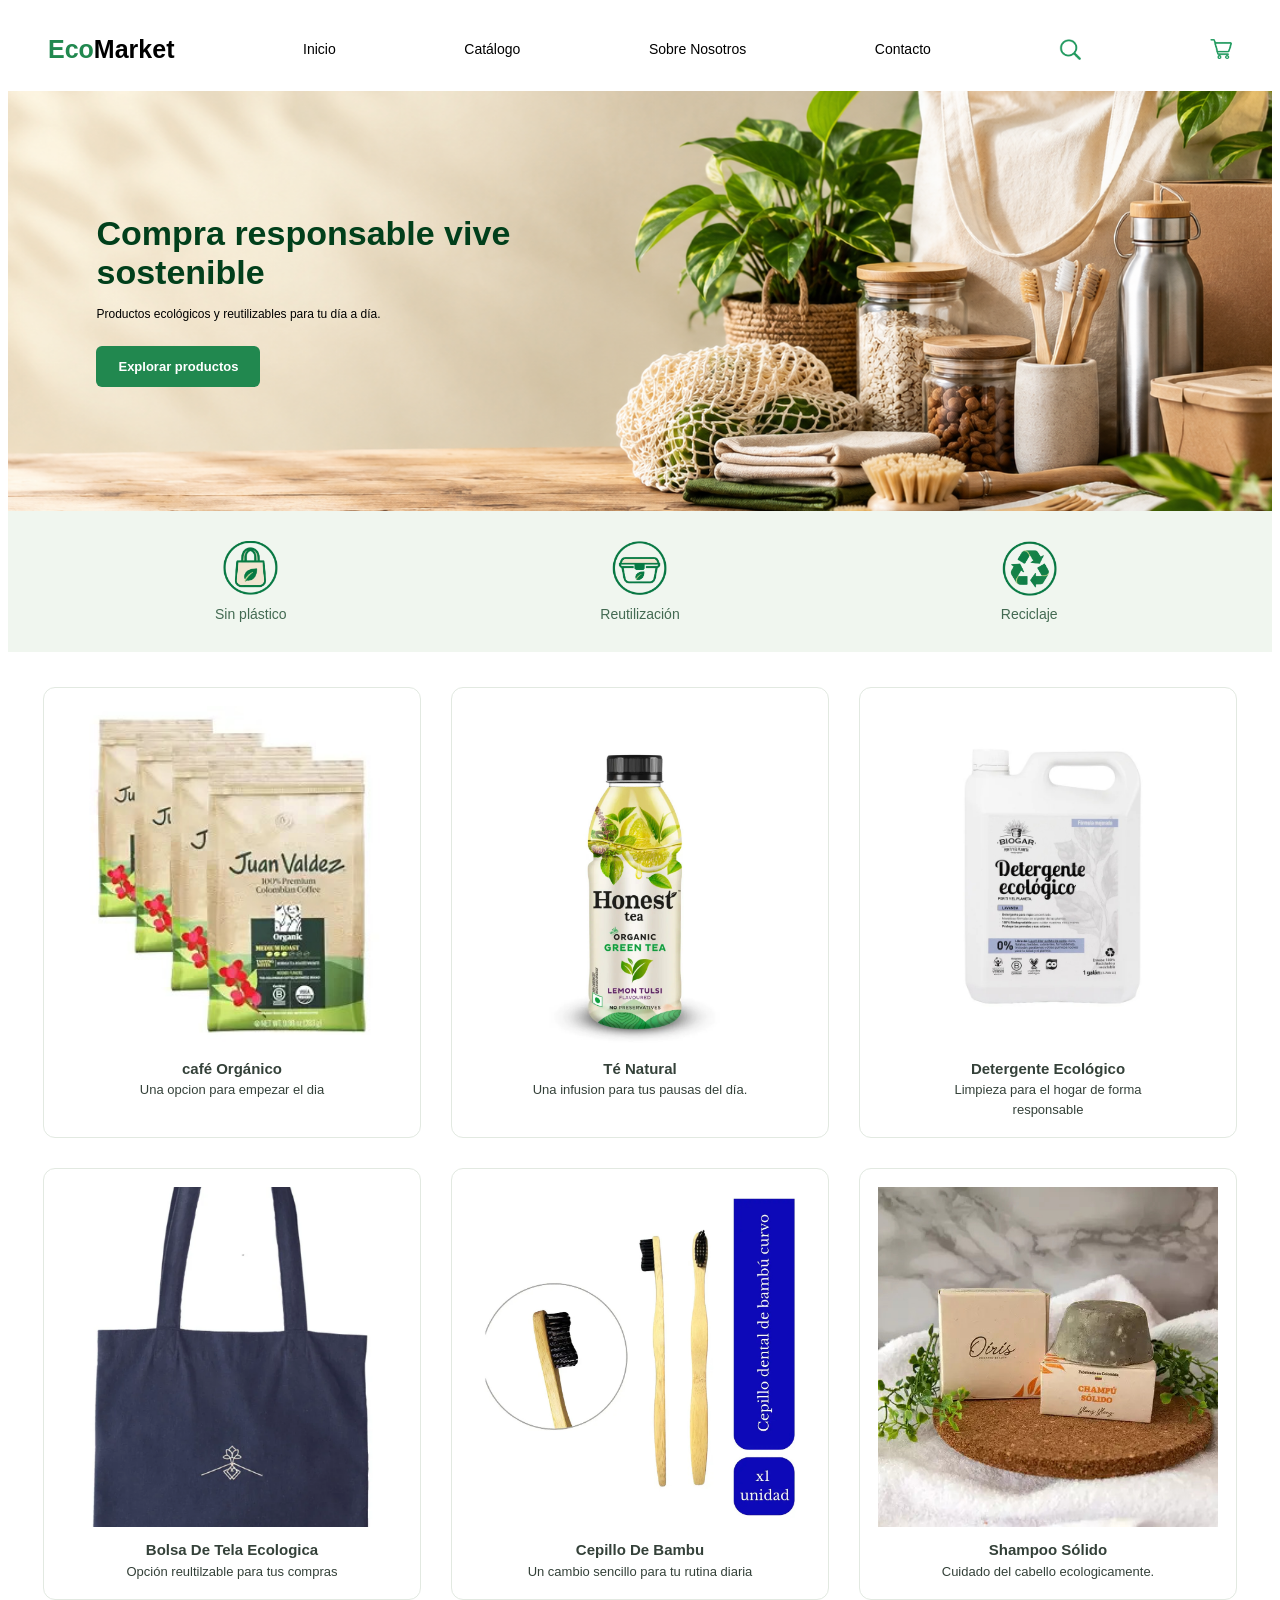
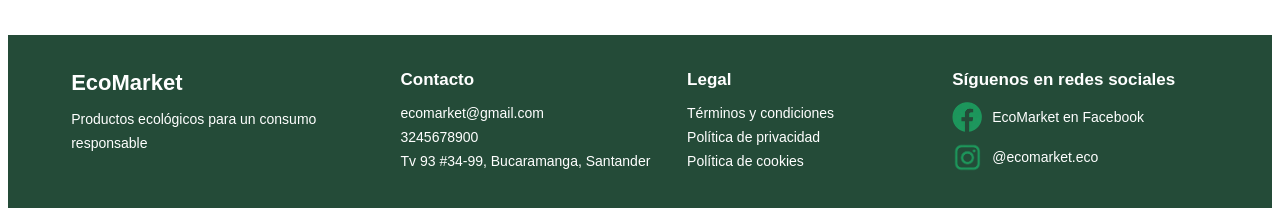
<file: index.html>
<!DOCTYPE html>
<html lang="en">
<head>
    <meta charset="UTF-8">
    <meta name="viewport" content="width=device-width, initial-scale=1.0">
    <link rel="stylesheet" href="css/layout.css">
    <link rel="stylesheet" href="css/main.css">
    <link rel="stylesheet" href="css/animations.css">
    <link rel="stylesheet" href="css/componets.css">
    <title>Inicio</title>
</head>
<body>

    <!--barra de encabezado-->
<header>
 <li class="barra_encabezado"> 
    <h1 class="titulo"><span>Eco</span>Market</h1>

    <a href="index.html" class="e_inicio">
        Inicio
    </a>
    
    <a href="view/productos.html" class="e_catalogo">
        Catálogo
    </a>

    <a href="view/sobre-nosotros.html" class="e_nosotros">
        Sobre Nosotros
    </a>

    <a href="view/contacto.html" class="e_contacto">
        Contacto
    </a>

    <img src="img/icons/lupa.png" class="barra_lupa">
    <img src="img/icons/carrito.png" class="barra_carro"> 
 </li>
</header>


    <!--banner principal-->
 <li class="banner_principal">
    <img src="img/hero/banner principal.png" class="banner_principal">
    <h3 class="titulo_banner">Compra responsable vive sostenible</h3>
    <p class="texto_banner">Productos ecológicos y reutilizables para tu día a día.</p>
    <a href="/view/productos.html" target="_blank" class="boton_productos">
        Explorar productos
    </a>
</li> 


    <!--banner secundario-->
<li class="banner_secundario">

    <div class="item_banner">
        <img src="img/icons/Sin-plástico.png" class="secundario_1" alt="Sin plástico">
        <h3 class="1_banner">Sin plástico</h3>
    </div>

    <div class="item_banner">
        <img src="img/icons/Reutilización.png" class="secundario_2" alt="Reutilización">
        <h3 class="2_banner">Reutilización</h3>
    </div>

    <div class="item_banner">
        <img src="img/icons/Reciclaje.png" class="secundario_3" alt="Reciclaje">
        <h3 class="3_banner">Reciclaje</h3>
    </div>

</li>


    <!--productos destacados-->
<li class="productos_destacados">

    <div class="destacados_objetos">
        <img src="img/products/alimentos-cafe.jpg">
        <p><span>café Orgánico</span><br>Una opcion para empezar el dia</p>
    </div>

    <div class="destacados_objetos">
        <img src="img/products/alimentos-tea.jpg">
        <p><span>Té Natural</span><br>Una infusion para tus pausas del día.</p>
    </div>

    <div class="destacados_objetos">
        <img src="img/products/hogar-detergente.jpg">
        <p><span>Detergente Ecológico</span><br>Limpieza para el hogar de forma responsable</p>
    </div>
    
    <div class="destacados_objetos">
        <img src="img/products/moda-bolsa.png">
        <p><span>Bolsa De Tela Ecologica</span><br>Opción reultilzable para tus compras</p>
    </div>

    <div class="destacados_objetos">
        <img src="img/products/personal-cepillo.jpg">
        <p><span>Cepillo De Bambu</span><br>Un cambio sencillo para tu rutina diaria</p>
    </div>

    <div class="destacados_objetos">
        <img src="img/products/personal-shampoo.jpg">
        <p><span>Shampoo Sólido</span><br>Cuidado del cabello ecologicamente.</p>
    </div>
</li>


    <!--pie de pagina-->
    <li class="pie_de_pagina">
    <footer>

        <!-- Columna 1: Marca -->
        <div class="columna_pie">
            <h3 class="titulo_pie">EcoMarket</h3>
            <p>Productos ecológicos para un consumo responsable</p>
        </div>

        <!-- Columna 2: Contacto -->
        <div class="columna_pie">
            <h4>Contacto</h4>
            <ol>
                <li>ecomarket@gmail.com</li>
                <li>3245678900</li>
                <li>Tv 93 #34-99, Bucaramanga, Santander</li>
            </ol>
        </div>

        <!-- Columna 3: Legal -->
        <div class="columna_pie">
            <h4>Legal</h4>
            <ol>
                <li><a href="sobre-nosotros.html">Términos y condiciones</a></li>
                <li><a href="sobre-nosotros.html">Política de privacidad</a></li>
                <li><a href="sobre-nosotros.html">Política de cookies</a></li>
            </ol>
        </div>

        <!-- Columna 4: Redes sociales -->
        <div class="columna_pie">
            <h4>Síguenos en redes sociales</h4>

            <div class="logos_redes">
                <div>
                    <img src="img/icons/fb.png" alt="Facebook">
                    <span>EcoMarket en Facebook</span>
                </div>

                <div>
                    <img src="img/icons/ig.png" alt="Instagram">
                    <span>@ecomarket.eco</span>
                </div>
            </div>
        </div>

    </footer>
</li>
    </footer>
</li>
</body>
</html>
</file>
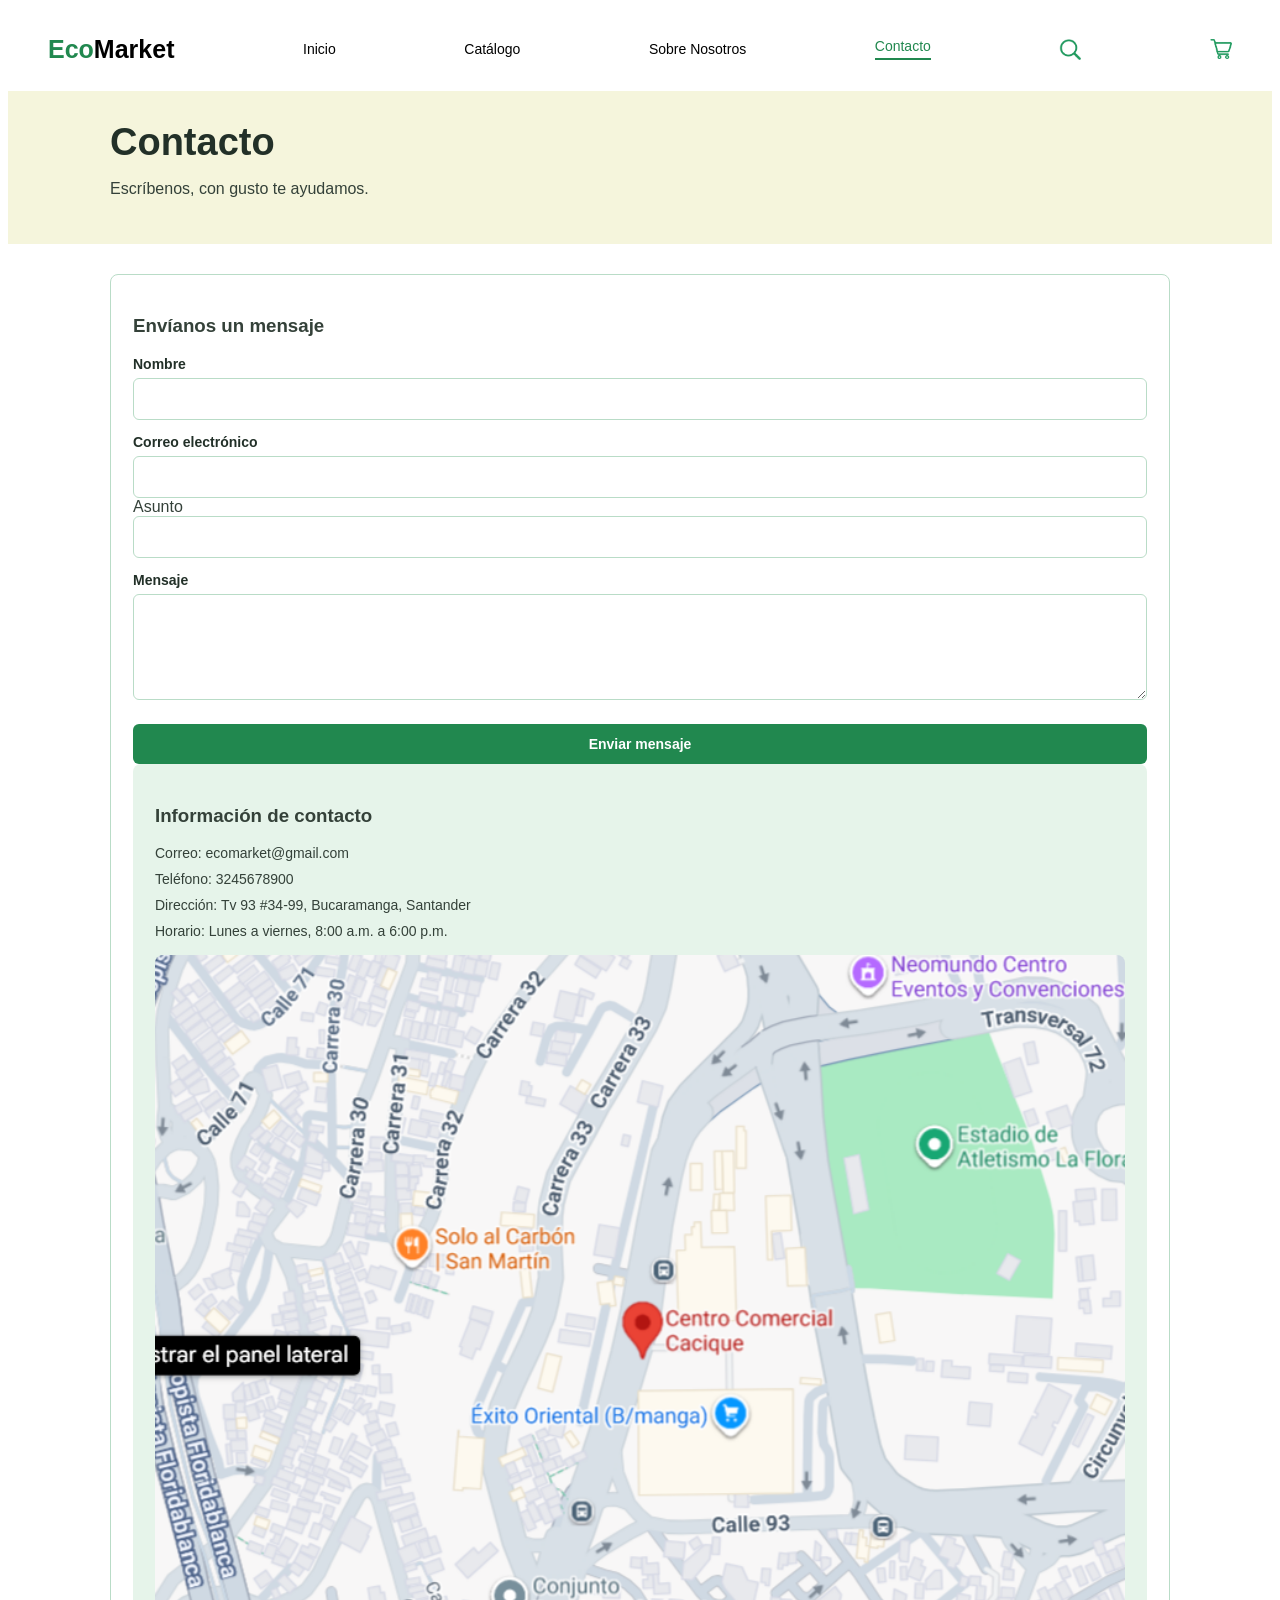
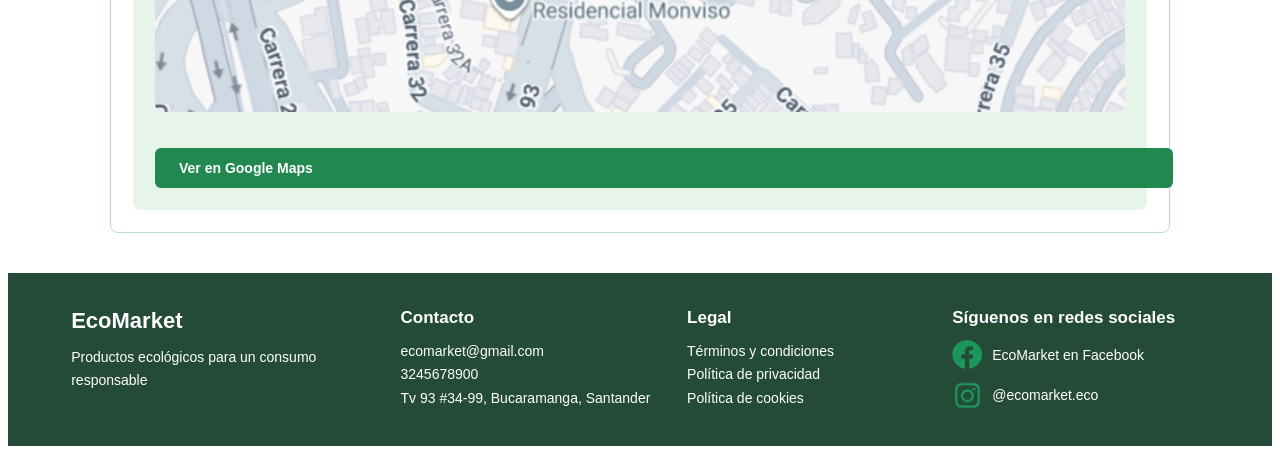
<file: view/contacto.html>
<!DOCTYPE html>
<html lang="es">
<head>
    <meta charset="UTF-8">
    <meta name="viewport" content="width=device-width, initial-scale=1.0">
    <link rel="stylesheet" href="../css/layout.css">
    <link rel="stylesheet" href="../css/main.css">
    <link rel="stylesheet" href="../css/animations.css">
    <link rel="stylesheet" href="../css/componets.css">
    <title>Contacto</title>
</head>
<body>

    <!--barra de encabezado-->
<header>
 <li class="barra_encabezado"> 
    <h1 class="titulo"><span>Eco</span>Market</h1>

    <a href="../index.html" class="e_inicio">
        Inicio
    </a>
    
    <a href="productos.html" class="e_catalogo">
        Catálogo
    </a>

    <a href="sobre-nosotros.html" class="e_nosotros">
        Sobre Nosotros
    </a>

    <a href="contacto.html" class="e_contacto activo">
        Contacto
    </a>

    <img src="../img/icons/lupa.png" class="barra_lupa" alt="Buscar">
    <img src="../img/icons/carrito.png" class="barra_carro" alt="Carrito"> 
 </li>
</header>

<main>

    <!--titulo de la pagina-->
    <section class="franja_titulo">
        <div class="contenedor_pagina">
            <h2 class="titulo_pagina">Contacto</h2>
            <p>Escríbenos, con gusto te ayudamos.</p>
        </div>
    </section>

    <section class="contacto_contenido contenedor_pagina">

        <!--formulario-->
        <form class="formulario_contacto">
            <h3>Envíanos un mensaje</h3>

            <label for="nombre">Nombre</label>
            <input type="text" id="nombre" name="nombre" required>

            <label for="correo">Correo electrónico</label>
            <input type="email" id="correo" name="correo" required>

            <l  abel for="asunto">Asunto</label>
            <input type="text" id="asunto" name="asunto" required>

            <label for="mensaje">Mensaje</label>
            <textarea id="mensaje" name="mensaje" rows="5" required></textarea>

            <button type="submit" class="boton_verde">Enviar mensaje</button>
        </form>

        <!--informacion y ubicacion-->
        <aside class="tarjeta_info">
            <h3>Información de contacto</h3>
            <ul>
                <li>Correo: ecomarket@gmail.com</li>
                <li>Teléfono: 3245678900</li>
                <li>Dirección: Tv 93 #34-99, Bucaramanga, Santander</li>
                <li>Horario: Lunes a viernes, 8:00 a.m. a 6:00 p.m.</li>
            </ul>

            <img src="../img/hero/mapa.png" class="imagen_ubicacion" alt="Mapa de ubicación de EcoMarket">

            <a href="https://www.google.com/maps/search/?api=1&query=Tv+93+%2334-99+Bucaramanga+Santander" target="_blank" rel="noopener" class="boton_verde">
                Ver en Google Maps
            </a>
        </aside>

    </section>

</main>

    <!--pie de pagina-->
    <li class="pie_de_pagina">
    <footer>

        <!-- Columna 1: Marca -->
        <div class="columna_pie">
            <h3 class="titulo_pie">EcoMarket</h3>
            <p>Productos ecológicos para un consumo responsable</p>
        </div>

        <!-- Columna 2: Contacto -->
        <div class="columna_pie">
            <h4>Contacto</h4>
            <ol>
                <li>ecomarket@gmail.com</li>
                <li>3245678900</li>
                <li>Tv 93 #34-99, Bucaramanga, Santander</li>
            </ol>
        </div>

        <!-- Columna 3: Legal -->
        <div class="columna_pie">
            <h4>Legal</h4>
            <ol>
                <li><a href="sobre-nosotros.html">Términos y condiciones</a></li>
                <li><a href="sobre-nosotros.html">Política de privacidad</a></li>
                <li><a href="sobre-nosotros.html">Política de cookies</a></li>
            </ol>
        </div>

        <!-- Columna 4: Redes sociales -->
        <div class="columna_pie">
            <h4>Síguenos en redes sociales</h4>

            <div class="logos_redes">
                <div>
                    <img src="../img/icons/fb.png" alt="Facebook">
                    <span>EcoMarket en Facebook</span>
                </div>

                <div>
                    <img src="../img/icons/ig.png" alt="Instagram">
                    <span>@ecomarket.eco</span>
                </div>
            </div>
        </div>

    </footer>
</li>

</body>
</html>
</file>
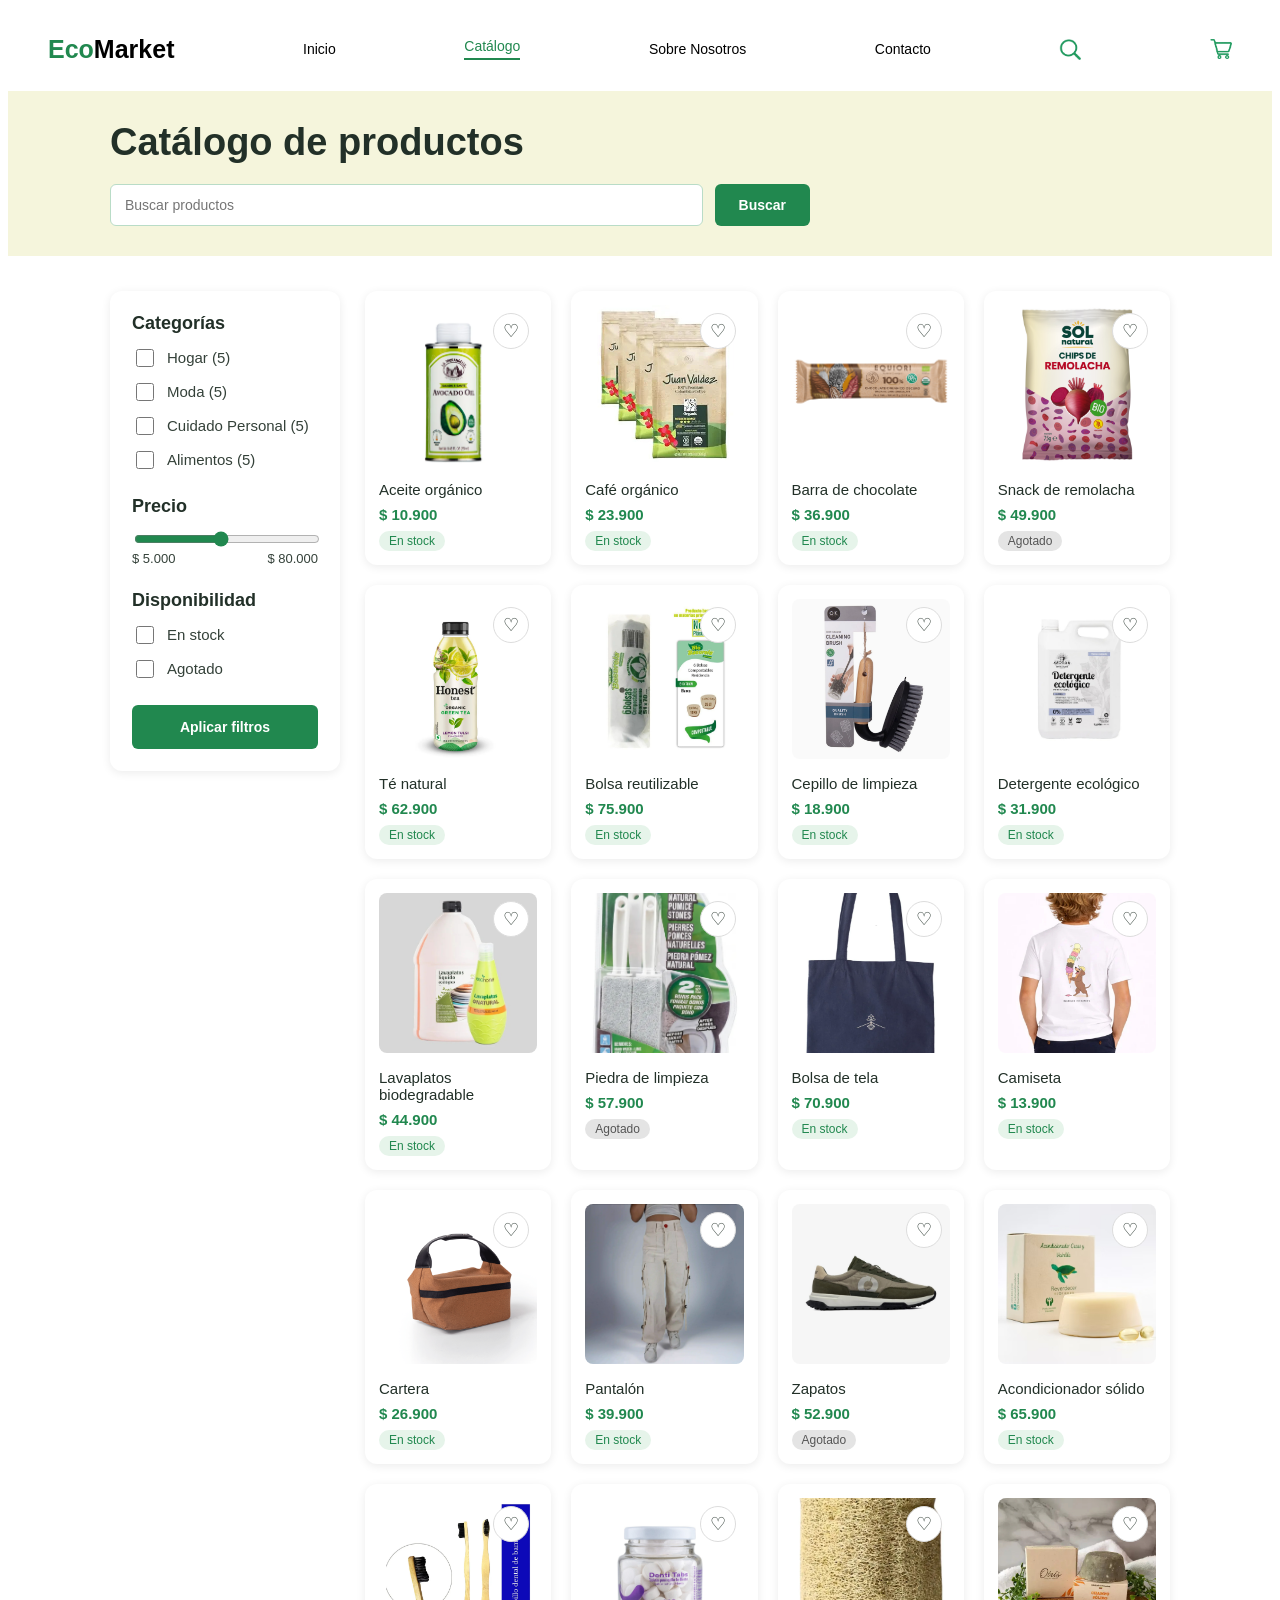
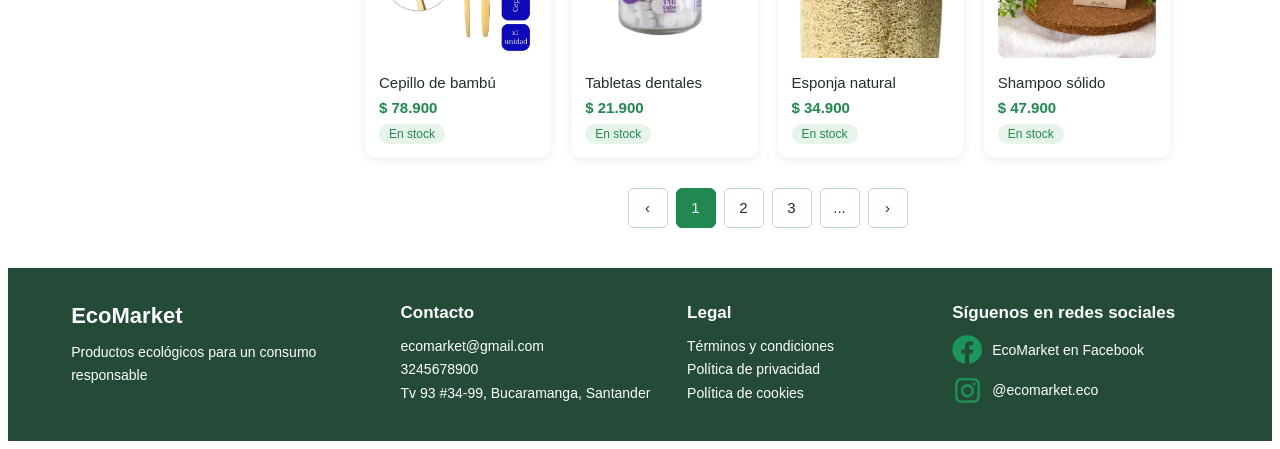
<file: view/productos.html>
<!DOCTYPE html>
<html lang="es">
<head>
    <meta charset="UTF-8">
    <meta name="viewport" content="width=device-width, initial-scale=1.0">
    <link rel="stylesheet" href="../css/layout.css">
    <link rel="stylesheet" href="../css/main.css">
    <link rel="stylesheet" href="../css/animations.css">
    <link rel="stylesheet" href="../css/componets.css">
    <title>Catálogo</title>
</head>
<body>

    <!--barra de encabezado-->
<header>
 <li class="barra_encabezado"> 
    <h1 class="titulo"><span>Eco</span>Market</h1>

    <a href="../index.html" class="e_inicio">
        Inicio
    </a>
    
    <a href="productos.html" class="e_catalogo activo">
        Catálogo
    </a>

    <a href="sobre-nosotros.html" class="e_nosotros">
        Sobre Nosotros
    </a>

    <a href="contacto.html" class="e_contacto">
        Contacto
    </a>

    <img src="../img/icons/lupa.png" class="barra_lupa" alt="Buscar">
    <img src="../img/icons/carrito.png" class="barra_carro" alt="Carrito"> 
 </li>
</header>

<main>

    <!--titulo y buscador-->
    <section class="franja_titulo">
        <div class="contenedor_pagina">
            <h2 class="titulo_pagina">Catálogo de productos</h2>

            <div class="buscador" role="search">
                <label for="buscar_producto" class="texto_oculto">Buscar productos</label>
                <input type="search" id="buscar_producto" placeholder="Buscar productos">
                <button type="button" class="boton_verde">Buscar</button>
            </div>
        </div>
    </section>

    <section class="catalogo_contenido contenedor_pagina">

        <!--filtros-->
        <aside class="filtros">

            <div class="grupo_filtro">
                <h3>Categorías</h3>
                <label><input type="checkbox"> Hogar (5)</label>
                <label><input type="checkbox"> Moda (5)</label>
                <label><input type="checkbox"> Cuidado Personal (5)</label>
                <label><input type="checkbox"> Alimentos (5)</label>
            </div>

            <div class="grupo_filtro">
                <h3>Precio</h3>
                <input type="range" min="5000" max="80000" value="40000" aria-label="Precio máximo">
                <div class="rango_precios">
                    <span>$ 5.000</span>
                    <span>$ 80.000</span>
                </div>
            </div>

            <div class="grupo_filtro">
                <h3>Disponibilidad</h3>
                <label><input type="checkbox"> En stock</label>
                <label><input type="checkbox"> Agotado</label>
            </div>

            <button type="button" class="boton_verde">Aplicar filtros</button>
        </aside>

        <div class="catalogo_derecha">

            <!--productos-->
            <div class="catalogo_grid">

                <article class="tarjeta_producto">
                    <button type="button" class="boton_favorito" aria-label="Agregar Aceite orgánico a favoritos">♡</button>
                    <img src="../img/products/alimentos-aceite.png" alt="Aceite orgánico">
                    <h3 class="producto_nombre">Aceite orgánico</h3>
                    <p class="producto_precio">$ 10.900</p>
                    <span class="estado en_stock">En stock</span>
                </article>

                <article class="tarjeta_producto">
                    <button type="button" class="boton_favorito" aria-label="Agregar Café orgánico a favoritos">♡</button>
                    <img src="../img/products/alimentos-cafe.jpg" alt="Café orgánico">
                    <h3 class="producto_nombre">Café orgánico</h3>
                    <p class="producto_precio">$ 23.900</p>
                    <span class="estado en_stock">En stock</span>
                </article>

                <article class="tarjeta_producto">
                    <button type="button" class="boton_favorito" aria-label="Agregar Barra de chocolate a favoritos">♡</button>
                    <img src="../img/products/alimentos-chocolate.png" alt="Barra de chocolate">
                    <h3 class="producto_nombre">Barra de chocolate</h3>
                    <p class="producto_precio">$ 36.900</p>
                    <span class="estado en_stock">En stock</span>
                </article>

                <article class="tarjeta_producto">
                    <button type="button" class="boton_favorito" aria-label="Agregar Snack de remolacha a favoritos">♡</button>
                    <img src="../img/products/alimentos-remolacha.png" alt="Snack de remolacha">
                    <h3 class="producto_nombre">Snack de remolacha</h3>
                    <p class="producto_precio">$ 49.900</p>
                    <span class="estado agotado">Agotado</span>
                </article>

                <article class="tarjeta_producto">
                    <button type="button" class="boton_favorito" aria-label="Agregar Té natural a favoritos">♡</button>
                    <img src="../img/products/alimentos-tea.jpg" alt="Té natural">
                    <h3 class="producto_nombre">Té natural</h3>
                    <p class="producto_precio">$ 62.900</p>
                    <span class="estado en_stock">En stock</span>
                </article>

                <article class="tarjeta_producto">
                    <button type="button" class="boton_favorito" aria-label="Agregar Bolsa reutilizable a favoritos">♡</button>
                    <img src="../img/products/hogar-bolsa.jpg" alt="Bolsa reutilizable">
                    <h3 class="producto_nombre">Bolsa reutilizable</h3>
                    <p class="producto_precio">$ 75.900</p>
                    <span class="estado en_stock">En stock</span>
                </article>

                <article class="tarjeta_producto">
                    <button type="button" class="boton_favorito" aria-label="Agregar Cepillo de limpieza a favoritos">♡</button>
                    <img src="../img/products/hogar-cepillo.png" alt="Cepillo de limpieza">
                    <h3 class="producto_nombre">Cepillo de limpieza</h3>
                    <p class="producto_precio">$ 18.900</p>
                    <span class="estado en_stock">En stock</span>
                </article>

                <article class="tarjeta_producto">
                    <button type="button" class="boton_favorito" aria-label="Agregar Detergente ecológico a favoritos">♡</button>
                    <img src="../img/products/hogar-detergente.jpg" alt="Detergente ecológico">
                    <h3 class="producto_nombre">Detergente ecológico</h3>
                    <p class="producto_precio">$ 31.900</p>
                    <span class="estado en_stock">En stock</span>
                </article>

                <article class="tarjeta_producto">
                    <button type="button" class="boton_favorito" aria-label="Agregar Lavaplatos biodegradable a favoritos">♡</button>
                    <img src="../img/products/hogar-lavaplatos.jpg" alt="Lavaplatos biodegradable">
                    <h3 class="producto_nombre">Lavaplatos biodegradable</h3>
                    <p class="producto_precio">$ 44.900</p>
                    <span class="estado en_stock">En stock</span>
                </article>

                <article class="tarjeta_producto">
                    <button type="button" class="boton_favorito" aria-label="Agregar Piedra de limpieza a favoritos">♡</button>
                    <img src="../img/products/hogar-piedra.jpg" alt="Piedra de limpieza">
                    <h3 class="producto_nombre">Piedra de limpieza</h3>
                    <p class="producto_precio">$ 57.900</p>
                    <span class="estado agotado">Agotado</span>
                </article>

                <article class="tarjeta_producto">
                    <button type="button" class="boton_favorito" aria-label="Agregar Bolsa de tela a favoritos">♡</button>
                    <img src="../img/products/moda-bolsa.png" alt="Bolsa de tela">
                    <h3 class="producto_nombre">Bolsa de tela</h3>
                    <p class="producto_precio">$ 70.900</p>
                    <span class="estado en_stock">En stock</span>
                </article>

                <article class="tarjeta_producto">
                    <button type="button" class="boton_favorito" aria-label="Agregar Camiseta a favoritos">♡</button>
                    <img src="../img/products/moda-camiseta.jpg" alt="Camiseta">
                    <h3 class="producto_nombre">Camiseta</h3>
                    <p class="producto_precio">$ 13.900</p>
                    <span class="estado en_stock">En stock</span>
                </article>

                <article class="tarjeta_producto">
                    <button type="button" class="boton_favorito" aria-label="Agregar Cartera a favoritos">♡</button>
                    <img src="../img/products/moda-cartera.png" alt="Cartera">
                    <h3 class="producto_nombre">Cartera</h3>
                    <p class="producto_precio">$ 26.900</p>
                    <span class="estado en_stock">En stock</span>
                </article>

                <article class="tarjeta_producto">
                    <button type="button" class="boton_favorito" aria-label="Agregar Pantalón a favoritos">♡</button>
                    <img src="../img/products/moda-pantalon.png" alt="Pantalón">
                    <h3 class="producto_nombre">Pantalón</h3>
                    <p class="producto_precio">$ 39.900</p>
                    <span class="estado en_stock">En stock</span>
                </article>

                <article class="tarjeta_producto">
                    <button type="button" class="boton_favorito" aria-label="Agregar Zapatos a favoritos">♡</button>
                    <img src="../img/products/moda-zapato.jpg" alt="Zapatos">
                    <h3 class="producto_nombre">Zapatos</h3>
                    <p class="producto_precio">$ 52.900</p>
                    <span class="estado agotado">Agotado</span>
                </article>

                <article class="tarjeta_producto">
                    <button type="button" class="boton_favorito" aria-label="Agregar Acondicionador sólido a favoritos">♡</button>
                    <img src="../img/products/personal-acondicionador.jpg" alt="Acondicionador sólido">
                    <h3 class="producto_nombre">Acondicionador sólido</h3>
                    <p class="producto_precio">$ 65.900</p>
                    <span class="estado en_stock">En stock</span>
                </article>

                <article class="tarjeta_producto">
                    <button type="button" class="boton_favorito" aria-label="Agregar Cepillo de bambú a favoritos">♡</button>
                    <img src="../img/products/personal-cepillo.jpg" alt="Cepillo de bambú">
                    <h3 class="producto_nombre">Cepillo de bambú</h3>
                    <p class="producto_precio">$ 78.900</p>
                    <span class="estado en_stock">En stock</span>
                </article>

                <article class="tarjeta_producto">
                    <button type="button" class="boton_favorito" aria-label="Agregar Tabletas dentales a favoritos">♡</button>
                    <img src="../img/products/personal-dentales.jpg" alt="Tabletas dentales">
                    <h3 class="producto_nombre">Tabletas dentales</h3>
                    <p class="producto_precio">$ 21.900</p>
                    <span class="estado en_stock">En stock</span>
                </article>

                <article class="tarjeta_producto">
                    <button type="button" class="boton_favorito" aria-label="Agregar Esponja natural a favoritos">♡</button>
                    <img src="../img/products/personal-esponja.jpg" alt="Esponja natural">
                    <h3 class="producto_nombre">Esponja natural</h3>
                    <p class="producto_precio">$ 34.900</p>
                    <span class="estado en_stock">En stock</span>
                </article>

                <article class="tarjeta_producto">
                    <button type="button" class="boton_favorito" aria-label="Agregar Shampoo sólido a favoritos">♡</button>
                    <img src="../img/products/personal-shampoo.jpg" alt="Shampoo sólido">
                    <h3 class="producto_nombre">Shampoo sólido</h3>
                    <p class="producto_precio">$ 47.900</p>
                    <span class="estado en_stock">En stock</span>
                </article>

            </div>

            <!--paginacion-->
            <nav class="paginacion" aria-label="Paginación del catálogo">
                <button type="button" aria-label="Página anterior">‹</button>
                <button type="button" class="pagina_actual" aria-current="page">1</button>
                <button type="button">2</button>
                <button type="button">3</button>
                <button type="button">...</button>
                <button type="button" aria-label="Página siguiente">›</button>
            </nav>

        </div>
    </section>

</main>

    <!--pie de pagina-->
<li class="pie_de_pagina">
    <footer>

        <!-- Columna 1: Marca -->
        <div class="columna_pie">
            <h3 class="titulo_pie">EcoMarket</h3>
            <p>Productos ecológicos para un consumo responsable</p>
        </div>

        <!-- Columna 2: Contacto -->
        <div class="columna_pie">
            <h4>Contacto</h4>
            <ol>
                <li>ecomarket@gmail.com</li>
                <li>3245678900</li>
                <li>Tv 93 #34-99, Bucaramanga, Santander</li>
            </ol>
        </div>

        <!-- Columna 3: Legal -->
        <div class="columna_pie">
            <h4>Legal</h4>
            <ol>
                <li><a href="sobre-nosotros.html">Términos y condiciones</a></li>
                <li><a href="sobre-nosotros.html">Política de privacidad</a></li>
                <li><a href="sobre-nosotros.html">Política de cookies</a></li>
            </ol>
        </div>

        <!-- Columna 4: Redes sociales -->
        <div class="columna_pie">
            <h4>Síguenos en redes sociales</h4>

            <div class="logos_redes">
                <div>
                    <img src="../img/icons/fb.png" alt="Facebook">
                    <span>EcoMarket en Facebook</span>
                </div>

                <div>
                    <img src="../img/icons/ig.png" alt="Instagram">
                    <span>@ecomarket.eco</span>
                </div>
            </div>
        </div>

    </footer>
</li>

</body>
</html>
</file>
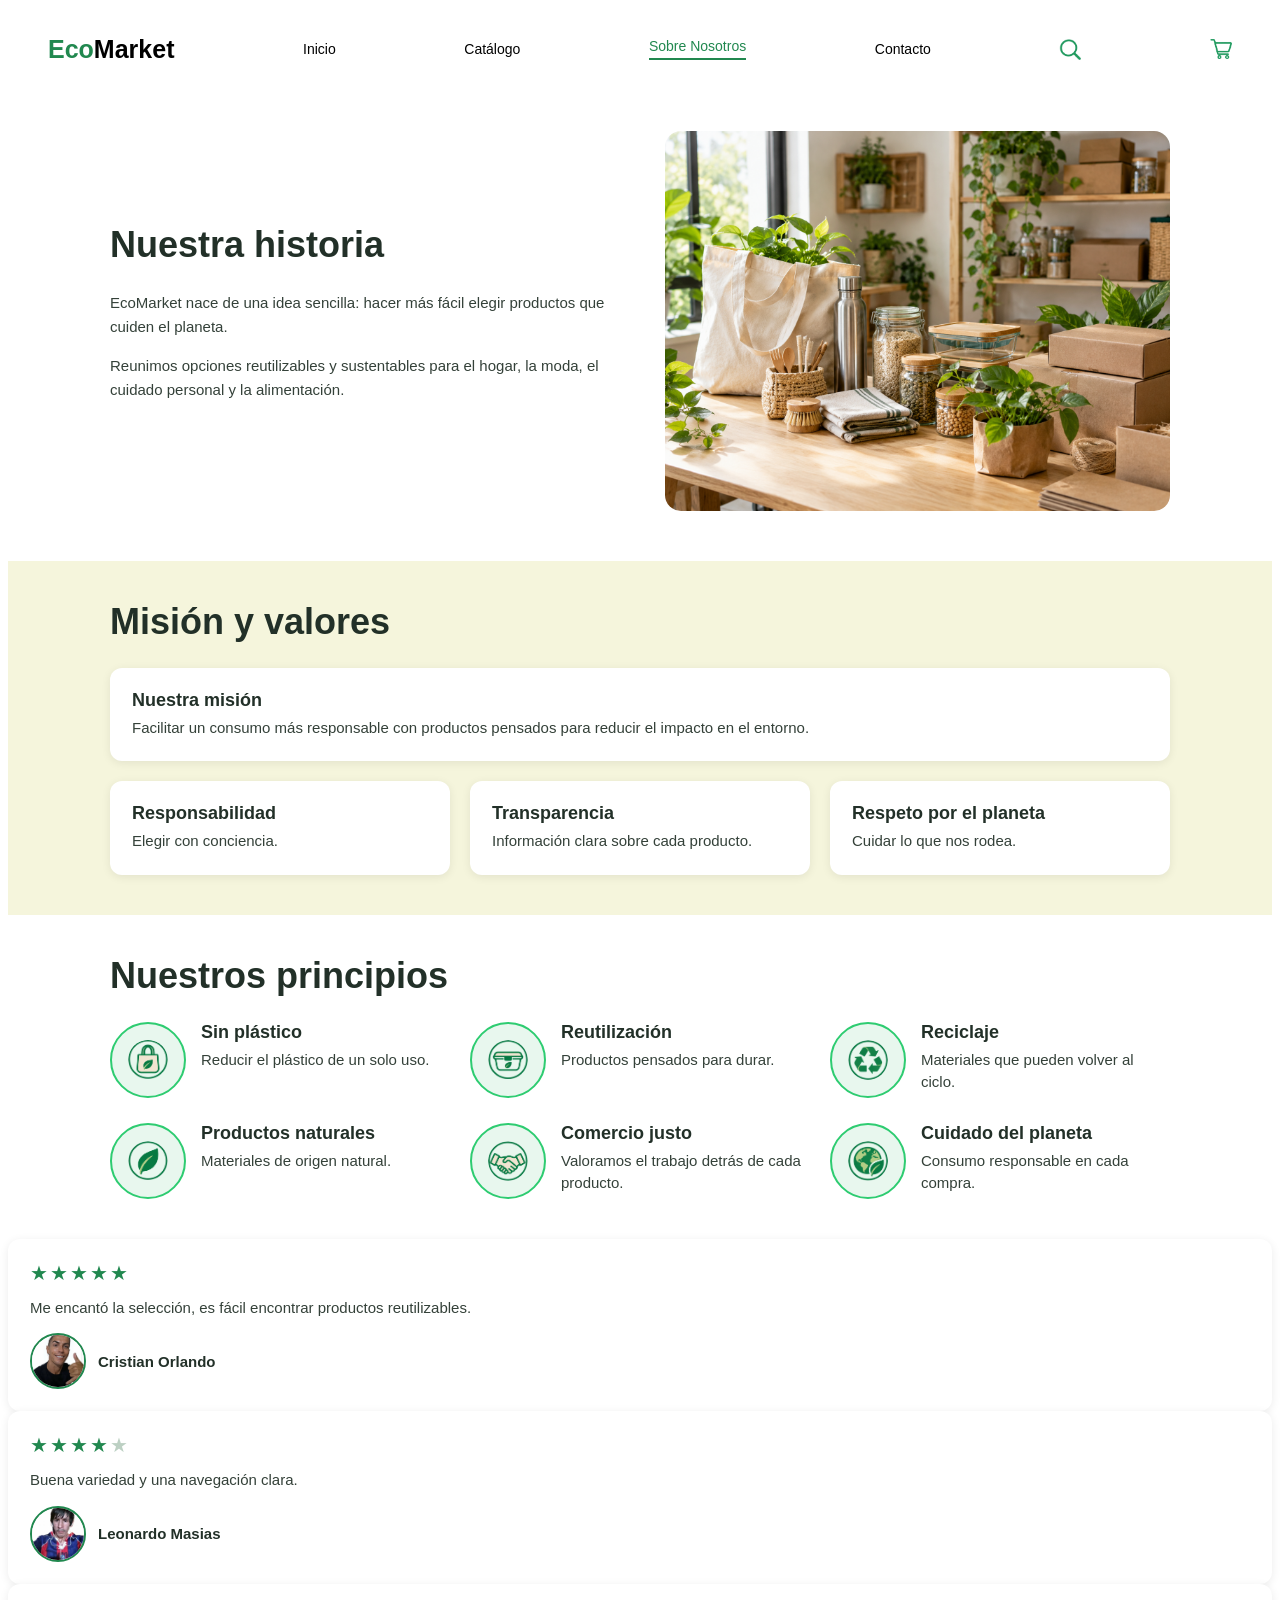
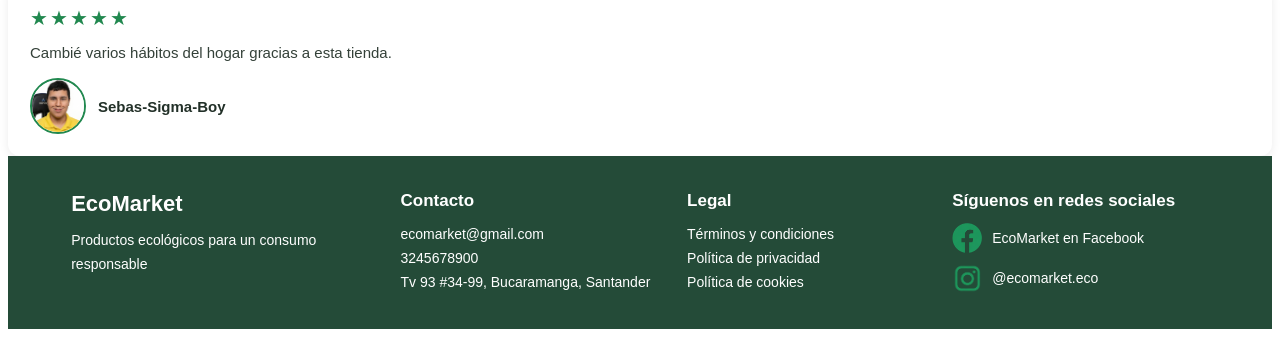
<file: view/sobre-nosotros.html>
<!DOCTYPE html>
<html lang="es">
<head>
    <meta charset="UTF-8">
    <meta name="viewport" content="width=device-width, initial-scale=1.0">
    <link rel="stylesheet" href="../css/layout.css">
    <link rel="stylesheet" href="../css/main.css">
    <link rel="stylesheet" href="../css/animations.css">
    <link rel="stylesheet" href="../css/componets.css">
    <title>Sobre nosotros</title>
</head>
<body>

    <!--barra de encabezado-->
<header>
 <li class="barra_encabezado"> 
    <h1 class="titulo"><span>Eco</span>Market</h1>

    <a href="../index.html" class="e_inicio">
        Inicio
    </a>
    
    <a href="productos.html" class="e_catalogo">
        Catálogo
    </a>

    <a href="sobre-nosotros.html" class="e_nosotros activo">
        Sobre Nosotros
    </a>

    <a href="contacto.html" class="e_contacto">
        Contacto
    </a>

    <img src="../img/icons/lupa.png" class="barra_lupa" alt="Buscar">
    <img src="../img/icons/carrito.png" class="barra_carro" alt="Carrito"> 
 </li>
</header>

<main>

    <!--nuestra historia-->
    <section class="historia contenedor_pagina">
        <div class="historia_texto">
            <h2 class="titulo_seccion">Nuestra historia</h2>
            <p>EcoMarket nace de una idea sencilla: hacer más fácil elegir productos que cuiden el planeta.</p>
            <p>Reunimos opciones reutilizables y sustentables para el hogar, la moda, el cuidado personal y la alimentación.</p>
        </div>
        <img src="../img/hero/nosotros.png" class="historia_imagen" alt="Equipo y productos de EcoMarket">
    </section>

    <!--mision y valores-->
    <section class="seccion_beige">
        <div class="contenedor_pagina">
            <h2 class="titulo_seccion">Misión y valores</h2>

            <div class="tarjeta_mision">
                <h3>Nuestra misión</h3>
                <p>Facilitar un consumo más responsable con productos pensados para reducir el impacto en el entorno.</p>
            </div>

            <div class="valores">
                <div class="tarjeta_valor">
                    <h3>Responsabilidad</h3>
                    <p>Elegir con conciencia.</p>
                </div>

                <div class="tarjeta_valor">
                    <h3>Transparencia</h3>
                    <p>Información clara sobre cada producto.</p>
                </div>

                <div class="tarjeta_valor">
                    <h3>Respeto por el planeta</h3>
                    <p>Cuidar lo que nos rodea.</p>
                </div>
            </div>
        </div>
    </section>

    <!--nuestros principios-->
    <section class="principios contenedor_pagina">
        <h2 class="titulo_seccion">Nuestros principios</h2>

        <div class="lista_principios">
            <div class="principio">
                <img src="../img/icons/Sin-plástico.png" alt="Sin plástico">
                <div>
                    <h3>Sin plástico</h3>
                    <p>Reducir el plástico de un solo uso.</p>
                </div>
            </div>

            <div class="principio">
                <img src="../img/icons/Reutilización.png" alt="Reutilización">
                <div>
                    <h3>Reutilización</h3>
                    <p>Productos pensados para durar.</p>
                </div>
            </div>

            <div class="principio">
                <img src="../img/icons/Reciclaje.png" alt="Reciclaje">
                <div>
                    <h3>Reciclaje</h3>
                    <p>Materiales que pueden volver al ciclo.</p>
                </div>
            </div>

            <div class="principio">
                <img src="../img/icons/Productos-naturales.png" alt="Productos naturales">
                <div>
                    <h3>Productos naturales</h3>
                    <p>Materiales de origen natural.</p>
                </div>
            </div>

            <div class="principio">
                <img src="../img/icons/Comercio-justo.png" alt="Comercio justo">
                <div>
                    <h3>Comercio justo</h3>
                    <p>Valoramos el trabajo detrás de cada producto.</p>
                </div>
            </div>

            <div class="principio">
                <img src="../img/icons/Cuidado-Planeta.png" alt="Cuidado del planeta">
                <div>
                    <h3>Cuidado del planeta</h3>
                    <p>Consumo responsable en cada compra.</p>
                </div>
            </div>
        </div>
    </section>

    <!--testimonios-->
    <article class="tarjeta_testimonio">
                    <p class="estrellas" aria-label="5 de 5 estrellas">★★★★★</p>
                    <p class="comentario">Me encantó la selección, es fácil encontrar productos reutilizables.</p>
                    <div class="datos_cliente">
                        <img src="../img/clientes/Cristian.jpg" alt="Foto de Cristian Orlando">
                        <p class="cliente">Cristian Orlando</p>
                    </div>
                </article>

                <article class="tarjeta_testimonio">
                    <p class="estrellas" aria-label="4 de 5 estrellas">★★★★<span class="estrella_vacia">★</span></p>
                    <p class="comentario">Buena variedad y una navegación clara.</p>
                    <div class="datos_cliente">
                        <img src="../img/clientes/Leonardo.jpg" alt="Foto de Leonardo Masias">
                        <p class="cliente">Leonardo Masias</p>
                    </div>
                </article>

                <article class="tarjeta_testimonio">
                    <p class="estrellas" aria-label="5 de 5 estrellas">★★★★★</p>
                    <p class="comentario">Cambié varios hábitos del hogar gracias a esta tienda.</p>
                    <div class="datos_cliente">
                        <img src="../img/clientes/Sebastian.jpg" alt="Foto de Sebas-Sigma-Boy">
                        <p class="cliente">Sebas-Sigma-Boy</p>
                    </div>
                </article>

</main>

    <!--pie de pagina-->
<li class="pie_de_pagina">
    <footer>

        <!-- Columna 1: Marca -->
        <div class="columna_pie">
            <h3 class="titulo_pie">EcoMarket</h3>
            <p>Productos ecológicos para un consumo responsable</p>
        </div>

        <!-- Columna 2: Contacto -->
        <div class="columna_pie">
            <h4>Contacto</h4>
            <ol>
                <li>ecomarket@gmail.com</li>
                <li>3245678900</li>
                <li>Tv 93 #34-99, Bucaramanga, Santander</li>
            </ol>
        </div>

        <!-- Columna 3: Legal -->
        <div class="columna_pie">
            <h4>Legal</h4>
            <ol>
                <li><a href="sobre-nosotros.html">Términos y condiciones</a></li>
                <li><a href="sobre-nosotros.html">Política de privacidad</a></li>
                <li><a href="sobre-nosotros.html">Política de cookies</a></li>
            </ol>
        </div>

        <!-- Columna 4: Redes sociales -->
        <div class="columna_pie">
            <h4>Síguenos en redes sociales</h4>

            <div class="logos_redes">
                <div>
                    <img src="../img/icons/fb.png" alt="Facebook">
                    <span>EcoMarket en Facebook</span>
                </div>

                <div>
                    <img src="../img/icons/ig.png" alt="Instagram">
                    <span>@ecomarket.eco</span>
                </div>
            </div>
        </div>

    </footer>
</li>

</body>
</html>
</file>
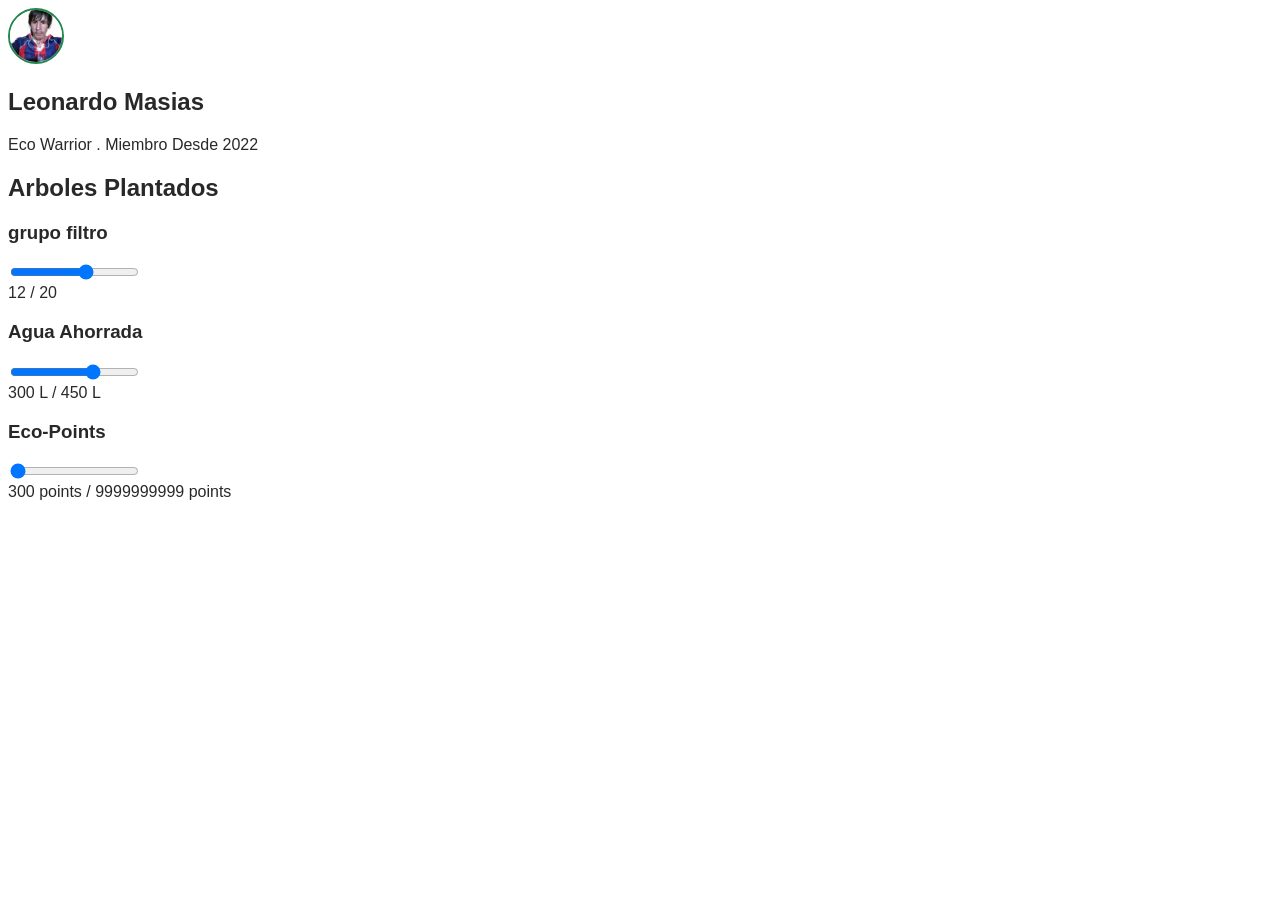
<file: view/tarjetas.clientes.html>
<!DOCTYPE html>
<html lang="en">
<head>
    <meta charset="UTF-8">
    <meta name="viewport" content="width=device-width, initial-scale=1.0">
    <link rel="stylesheet" href="../css/tarjeta_clientes.css">

    <title>Tarjeta cliente</title>
</head>
<body>

 <article class="tarjeta_parte_1">
<img src="../img/clientes/Leonardo.jpg" alt="Foto de Leonardo Masias">
<h2 class="nombre_cliente">Leonardo Masias</h2>
<p class="info_cliente">Eco Warrior . Miembro Desde 2022</p>
</article>

<artcule class="tarjeta_parte_2">
<h2 class="number_1">Arboles Plantados</h2>
    <h3>grupo filtro</h3>
        <input type="range" min="0" max="20" value="12" aria-label="">
            <div class="rango_arboles">
                <span>12</span>
                <span>/</span>
                <span>20</span>
                </div>
            </div>

    <h3>Agua Ahorrada</h3>
        <input type="range" min="0" max="450" value="300" aria-label="">
            <div class="rango_agua">
                <span>300 L</span>
                <span>/</span>
                <span>450 L</span>
                </div>
            </div>

    <h3>Eco-Points</h3>
        <input type="range" min="0" max="9999999999" value="300" aria-label="">
            <div class="rango_agua">
                <span>300 points</span>
                <span>/</span>
                <span>9999999999 points</span>
                </div>
            </div>
            
</body>
</html>
</file>
<file: css/layout.css>
/* COMIENZO INDEX.HTML */

/* ENCABEZADO */
header {
    width: 100%;
}

.barra_encabezado {
    display: flex;
    justify-content: space-between;
    align-items: center;
    padding: 10px 40px;
    list-style: none;
    gap: 20px;
}

/* BANNER PRINCIPAL */
li.banner_principal {
    position: relative;
    display: flex;
    flex-direction: column;
    justify-content: center;
    align-items: flex-start;
    min-height: 420px;
    padding: 50px 7%;
    box-sizing: border-box;
    list-style: none;
    overflow: hidden;
}

/* Imagen de fondo */
li.banner_principal img.banner_principal {
    position: absolute;
    inset: 0;
    width: 100%;
    height: 100%;
    object-fit: cover;
    object-position: center;
    z-index: 0;
}

/* Texto y botón encima de la imagen */
li.banner_principal .titulo_banner,
li.banner_principal .texto_banner,
li.banner_principal .boton_productos {
    position: relative;
    z-index: 1;
}

li.banner_principal .titulo_banner {
    max-width: 550px;
    margin: 0 0 15px;
}

li.banner_principal .texto_banner {
    max-width: 450px;
    margin: 0 0 25px;
}

li.banner_principal .boton_productos {
    display: inline-block;
    padding: 13px 22px;
    border-radius: 6px;
    text-decoration: none;
}

/* BANNER SECUNDARIO */
li.banner_secundario {
    display: flex;
    flex-direction: row;
    justify-content: space-evenly;
    align-items: center;
    gap: 30px;
    width: 100%;
    padding: 30px 5%;
    margin: 0;
    box-sizing: border-box;
    background-color: #f0f6ef;
    list-style: none;
}

.banner_secundario .item_banner {
    display: flex;
    flex: 1;
    flex-direction: column;
    align-items: center;
    justify-content: center;
    gap: 10px;
    min-width: 0;
    text-align: center;
}

.banner_secundario .item_banner img {
    display: block;
    width: 55px;
    height: 55px;
    object-fit: contain;
    margin: 0 auto;
}

.banner_secundario .item_banner h3 {
    margin: 0;
    text-align: center;
}

/* Adaptación del banner secundario a móviles */
@media (max-width: 700px) {
    li.banner_secundario {
        flex-wrap: wrap;
        gap: 25px;
    }

    .banner_secundario .item_banner {
        flex: 1 1 120px;
    }
}

/* PRODUCTOS DESTACADOS */
.productos_destacados {
    display: grid;
    grid-template-columns: repeat(3, minmax(0, 1fr));
    gap: 30px;
    padding: 35px;
    margin: 0;
    list-style: none;
    box-sizing: border-box;
}

.destacados_objetos {
    display: flex;
    flex-direction: column;
    align-items: center;
    text-align: center;
    padding: 18px;
    gap: 12px;
    min-width: 0;
    border: 1px solid #e2e9e1;
    border-radius: 12px;
    background-color: #ffffff;
    box-sizing: border-box;
}

.destacados_objetos img {
    width: 100%;
    aspect-ratio: 1 / 1;
    height: auto;
    object-fit: cover;
}

.destacados_objetos p {
    margin: 0;
    line-height: 1.5;
    max-width: 250px;
}

@media (max-width: 700px) {
    .productos_destacados {
        grid-template-columns: repeat(2, minmax(0, 1fr));
        padding: 20px;
        gap: 15px;
    }
}

@media (max-width: 450px) {
    .productos_destacados {
        grid-template-columns: 1fr;
    }
}

/* PIE DE PÁGINA */
li.pie_de_pagina {
    display: block;
    width: 100%;
    padding: 0;
    margin: 0;
    list-style: none;
    box-sizing: border-box;
    background-color: #244b38;
}

.pie_de_pagina footer {
    display: grid;
    grid-template-columns: 1.4fr 1.2fr 1.1fr 1.2fr;
    align-items: start;
    gap: 30px;
    width: 100%;
    padding: 35px 5%;
    box-sizing: border-box;
    background-color: #244b38;
}

/* Evita que los elementos se distribuyan de forma irregular */
.pie_de_pagina footer h3,
.pie_de_pagina footer h4,
.pie_de_pagina footer p {
    margin: 0 0 12px;
}

.pie_de_pagina footer h3,
.pie_de_pagina footer h4,
.pie_de_pagina footer p {
    overflow-wrap: anywhere;
}

.pie_de_pagina footer ol {
    margin: 0;
    padding: 0;
    list-style: none;
}

.pie_de_pagina footer ol p {
    margin-bottom: 8px;
}

/* Logos de redes sociales */
.pie_de_pagina footer img {
    display: inline-block;
    width: 30px;
    height: 30px;
    object-fit: contain;
    vertical-align: middle;
    margin: 8px 10px 0 0;
}

/* Ambos logos con el mismo tamaño */
.pie_de_pagina .logos_redes img {
    width: 30px;
    height: 30px;
    object-fit: contain;
    transform: none;
}

/* Adaptación del pie de página a pantallas pequeñas */
@media (max-width: 700px) {
    .pie_de_pagina footer {
        grid-template-columns: repeat(2, minmax(0, 1fr));
        gap: 25px;
        padding: 25px;
    }

    li.banner_secundario {
        flex-wrap: wrap;
        gap: 25px;
    }

    .banner_secundario .item_banner {
        flex: 1 1 120px;
    }
}

@media (max-width: 450px) {
    .pie_de_pagina footer {
        grid-template-columns: 1fr;
    }
}

/* Adaptación general a móviles */
@media (max-width: 700px) {
    .barra_encabezado {
        flex-wrap: wrap;
        padding: 15px;
    }

    .banner_secundario {
        flex-wrap: wrap;
    }

    .productos_destacados {
        grid-template-columns: repeat(2, minmax(0, 1fr));
        padding: 15px;
    }

    footer {
        flex-wrap: wrap;
    }
}

/* FINAL INDEX.HTML */

/* COMIENZO CATALOGO */

/* CONTENEDOR CENTRADO PARA PAGINAS INTERNAS */
.contenedor_pagina {
    max-width: 1100px;
    margin: 0 auto;
    padding: 0 20px;
    box-sizing: border-box;
}

/* FRANJA BEIGE CON EL TITULO */
.franja_titulo {
    background-color: #f5f5dc;
    padding: 30px 0;
}

/* FILTROS Y PRODUCTOS (EN MOVIL, UNO DEBAJO DEL OTRO) */
.catalogo_contenido {
    display: flex;
    flex-direction: column;
    gap: 25px;
    padding-top: 35px;
    padding-bottom: 40px;
}

.catalogo_derecha {
    min-width: 0;
}

/* CUADRICULA: 1 COLUMNA EN MOVIL */
.catalogo_grid {
    display: grid;
    grid-template-columns: 1fr;
    gap: 20px;
}

/* PAGINACION */
.paginacion {
    display: flex;
    justify-content: center;
    gap: 8px;
    margin-top: 30px;
}

/* TABLET: 2 COLUMNAS */
@media (min-width: 600px) {
    .catalogo_grid {
        grid-template-columns: repeat(2, minmax(0, 1fr));
    }
}

/* ESCRITORIO: FILTROS A LA IZQUIERDA Y 4 COLUMNAS */
@media (min-width: 1000px) {
    .catalogo_contenido {
        flex-direction: row;
        align-items: flex-start;
    }

    .filtros {
        width: 230px;
        flex-shrink: 0;
    }

    .catalogo_derecha {
        flex: 1;
    }

    .catalogo_grid {
        grid-template-columns: repeat(4, minmax(0, 1fr));
    }
}

/* FINAL CATALOGO */


/* COMIENZO CONTACTO */

/* FORMULARIO Y TARJETA (EN MOVIL, UNO DEBAJO DEL OTRO) */
.contacto_contenido {
    display: flex;
    flex-direction: column;
    gap: 30px;
    margin-top: 30px;
    margin-bottom: 40px;
}

/* EN ESCRITORIO, UNO AL LADO DEL OTRO */
@media (min-width: 600px) {
    .contacto_contenido {
        flex-direction: row;
        align-items: flex-start;
    }

    .formulario_contacto,
    .tarjeta_info {
        flex: 1;
    }
}

/* FINAL CONTACTO */

/* COMIENZO SOBRE NOSOTROS */

/* NUESTRA HISTORIA (EN MOVIL, TEXTO Y LUEGO IMAGEN) */
.historia {
    display: flex;
    flex-direction: column;
    gap: 30px;
    padding-top: 40px;
    padding-bottom: 50px;
}

.historia_imagen {
    width: 100%;
    height: 260px;
    object-fit: cover;
}

/* FRANJAS BEIGE */
.seccion_beige {
    background-color: #f5f5dc;
    padding: 40px 0;
}

/* VALORES Y TESTIMONIOS */
.valores,
.lista_testimonios {
    display: grid;
    grid-template-columns: 1fr;
    gap: 20px;
}

/* PRINCIPIOS */
.principios {
    padding-top: 40px;
    padding-bottom: 40px;
}

.lista_principios {
    display: grid;
    grid-template-columns: 1fr;
    gap: 25px 20px;
}

.principio {
    display: flex;
    align-items: flex-start;
    gap: 15px;
}

/* TABLET: PRINCIPIOS EN 2 COLUMNAS */
@media (min-width: 600px) {
    .lista_principios {
        grid-template-columns: repeat(2, minmax(0, 1fr));
    }
}

/* ESCRITORIO */
@media (min-width: 800px) {
    .historia {
        flex-direction: row;
        align-items: center;
        gap: 50px;
    }

    .historia_texto {
        flex: 1;
        min-width: 0;
    }

    .historia_imagen {
        flex: 1;
        min-width: 0;
        height: 380px;
    }

    .valores,
    .lista_testimonios {
        grid-template-columns: repeat(3, minmax(0, 1fr));
    }
}

@media (min-width: 1000px) {
    .lista_principios {
        grid-template-columns: repeat(3, minmax(0, 1fr));
    }
}

/* FINAL SOBRE NOSOTROS */
</file>
<file: css/main.css>
/*COMIENZO INDEX.HTML*/

/*TODA LA PAGINA*/
body {
    font-family: 'Poppins', sans-serif;
    color: rgb(52, 65, 57);
}

/* Encabezado */
.titulo span{
    font-family: 'Montserrat', sans-serif;
    font-size: 25px;
    font-weight: 750;
    color: rgb(33, 136, 79);
}

.titulo {
    font-family: 'Montserrat', sans-serif;
    font-size: 25px;
    font-weight: 750;
    color: rgb(0, 0, 0);
}

.e_inicio, .e_catalogo, .e_nosotros, .e_contacto {
    font-size: 10px;
    font-weight: 500;
    color: rgb(0, 0, 0);
    text-decoration: none;
}

/* Banner principal */
.titulo_banner {
    font-size: 34px;
    font-weight: 700;
    color: rgb(1, 63, 27);
}

.texto_banner {
    font-size: 12px;
    font-weight: 400;
    color: rgb(0, 0, 0);
}

.boton_productos {
    font-size: 11px;
    font-weight: 600;
    color: rgb(255, 255, 255);
    background-color: rgb(33, 136, 79);
}

/* Banner secundario */
.item_banner h3 {
    font-size: 11px;
    font-weight: 500;
    color: rgb(67, 106, 82);
}

/* Productos destacados */
.destacados_objetos p {
    font-size: 10px;
    font-weight: 400;
    color: rgb(52, 65, 57);
}

.destacados_objetos span {
    font-size: 13px;
    font-weight: 700;
    color: rgb(52, 65, 57);
}

/* Pie de página */
footer h3 {
    font-size: 16px;
    font-weight: 700;
    color: rgb(255, 255, 255);
}

footer h4 {
    font-size: 11px;
    font-weight: 700;
    color: rgb(255, 255, 255);
}

footer p {
    font-size: 10px;
    font-weight: 400;
    color: rgb(255, 255, 255);
}

/*FINAL INDEX.HTML*/
</file>
<file: css/animations.css>
/*COMIENZO INDEX.HTML*/


/* TRANSICIONES DE LOS ENLACES */
.e_inicio,
.e_catalogo,
.e_nosotros,
.e_contacto {
    transition: color 0.3s ease;
}

.e_inicio:hover,
.e_catalogo:hover,
.e_nosotros:hover,
.e_contacto:hover {
    color: rgb(33, 136, 79);
}

/* EFECTO DEL BOTON */
.boton_productos {
    transition: background-color 0.3s ease,
                transform 0.3s ease;
}

.boton_productos:hover {
    background-color: rgb(25, 105, 61);
    transform: translateY(-2px);
}

/* EFECTO DE LOS PRODUCTOS */
.destacados_objetos img {
    transition: transform 0.3s ease;
}

.destacados_objetos img:hover {
    transform: scale(1.03);
}

/* ACCESIBILIDAD */
@media (prefers-reduced-motion: reduce) {
    *,
    *::before,
    *::after {
        animation: none !important;
        transition: none !important;
    }
}

/*FINAL INDEX.HTML*/

/* COMIENZO CATALOGO */

/* TRANSICIONES */
.boton_verde,
.boton_favorito,
.paginacion button,
.tarjeta_producto {
    transition: background-color 0.3s ease,
                color 0.3s ease,
                border-color 0.3s ease,
                box-shadow 0.3s ease,
                transform 0.3s ease;
}

/* EFECTOS HOVER */
.tarjeta_producto:hover {
    transform: translateY(-4px);
    box-shadow: 0 8px 18px rgba(0, 0, 0, 0.15);
}

.boton_verde:hover {
    background-color: rgb(25, 105, 61);
    transform: translateY(-2px);
}

.boton_favorito:hover {
    color: rgb(33, 136, 79);
    border-color: rgb(33, 136, 79);
    background-color: rgb(230, 244, 234);
}

/* :active SOLO DURA MIENTRAS SE PRESIONA, NO GUARDA EL FAVORITO */
.boton_favorito:active {
    transform: scale(0.9);
}

.paginacion button:hover {
    background-color: rgb(230, 244, 234);
}

.paginacion .pagina_actual:hover {
    background-color: rgb(25, 105, 61);
}

/* FINAL CATALOGO */



/* COMIENZO CONTACTO */

.circulo_red,
.formulario_contacto input,
.formulario_contacto textarea {
    transition: background-color 0.3s ease,
                border-color 0.3s ease,
                transform 0.3s ease;
}

.circulo_red:hover {
    background-color: rgb(25, 105, 61);
    transform: translateY(-2px);
}

.formulario_contacto input:focus,
.formulario_contacto textarea:focus {
    outline: none;
    box-shadow: 0 0 0 3px rgb(185, 220, 199);
}

/* FINAL CONTACTO */

/* COMIENZO SOBRE NOSOTROS */

/* TRANSICIONES */
.tarjeta_mision,
.tarjeta_valor,
.tarjeta_testimonio,
.principio img,
.historia_imagen {
    transition: transform 0.3s ease,
                box-shadow 0.3s ease,
                border-color 0.3s ease;
}

/* EFECTOS HOVER */
.tarjeta_mision:hover,
.tarjeta_valor:hover,
.tarjeta_testimonio:hover {
    transform: translateY(-4px);
    box-shadow: 0 8px 18px rgba(0, 0, 0, 0.15);
}

.principio img:hover {
    transform: scale(1.08);
    border-color: rgb(33, 136, 79);
}

.historia_imagen:hover {
    transform: scale(1.02);
}

/* FINAL SOBRE NOSOTROS */
</file>
<file: css/componets.css>
/* COMIENZO INDEX.HTML */

/* TODA LA PÁGINA */
body {
    font-family: 'Poppins', sans-serif;
    color: rgb(52, 65, 57);
}

/* ENCABEZADO */
.titulo span {
    font-family: 'Montserrat', sans-serif;
    font-size: 25px;
    font-weight: 750;
    color: rgb(33, 136, 79);
}

.titulo {
    font-family: 'Montserrat', sans-serif;
    font-size: 25px;
    font-weight: 750;
    color: rgb(0, 0, 0);
}

.e_inicio,
.e_catalogo,
.e_nosotros,
.e_contacto {
    font-size: 14px;
    font-weight: 500;
    color: rgb(0, 0, 0);
    text-decoration: none;
}

/* ICONOS DEL ENCABEZADO */
.barra_lupa,
.barra_carro {
    width: 22px;
    height: 22px;
    object-fit: contain;
    cursor: pointer;
}

/* BANNER PRINCIPAL */
.titulo_banner {
    font-size: 34px;
    font-weight: 700;
    color: rgb(1, 63, 27);
}

.texto_banner {
    font-size: 12px;
    font-weight: 400;
    color: rgb(0, 0, 0);
}

.boton_productos {
    font-size: 13px;
    font-weight: 600;
    color: rgb(255, 255, 255);
    background-color: rgb(33, 136, 79);
}

/* BANNER SECUNDARIO */
.item_banner h3 {
    font-size: 14px;
    font-weight: 500;
    color: rgb(67, 106, 82);
}

/* PRODUCTOS DESTACADOS */
.destacados_objetos p {
    font-size: 13px;
    font-weight: 400;
    color: rgb(52, 65, 57);
}

.destacados_objetos span {
    font-size: 15px;
    font-weight: 700;
    color: rgb(52, 65, 57);
}

/* PIE DE PÁGINA */
footer h3 {
    font-size: 22px;
    font-weight: 700;
    color: rgb(255, 255, 255);
}

footer h4 {
    font-size: 17px;
    font-weight: 700;
    color: rgb(255, 255, 255);
}

footer p,
.pie_de_pagina footer ol li {
    font-size: 14px;
    line-height: 1.7;
    font-weight: 400;
    color: rgb(255, 255, 255);
}

/* REDES SOCIALES: ICONO Y TEXTO EN LA MISMA LÍNEA */
.pie_de_pagina .logos_redes > div {
    display: flex;
    flex-direction: row;
    align-items: center;
    gap: 10px;
    margin-top: 10px;
    color: #ffffff;
    font-size: 14px;
}

/* TAMAÑO IGUAL PARA LOS DOS ICONOS */
.pie_de_pagina .logos_redes img {
    display: inline-block;
    width: 30px;
    height: 30px;
    object-fit: contain;
    flex-shrink: 0;
    margin: 0;
}

.pie_de_pagina footer a {
    color: #ffffff;
    text-decoration: none;
}

/* FINAL INDEX.HTML */

/* COMIENZO CATALOGO */

/* TEXTO SOLO PARA LECTORES DE PANTALLA */
.texto_oculto {
    position: absolute;
    width: 1px;
    height: 1px;
    overflow: hidden;
    clip: rect(0, 0, 0, 0);
    white-space: nowrap;
}

/* ENLACE ACTIVO DEL MENU */
.barra_encabezado .activo {
    color: rgb(33, 136, 79);
    border-bottom: 2px solid rgb(33, 136, 79);
    padding-bottom: 4px;
}

/* TITULO DE LA PAGINA */
.titulo_pagina {
    margin: 0;
    font-size: 30px;
    font-weight: 700;
    color: rgb(34, 48, 40);
}

@media (min-width: 600px) {
    .titulo_pagina {
        font-size: 38px;
    }
}

/* BUSCADOR */
.buscador {
    display: flex;
    gap: 12px;
    max-width: 700px;
    margin-top: 20px;
}

.buscador input {
    flex: 1;
    min-width: 0;
    padding: 12px 14px;
    font-family: inherit;
    font-size: 14px;
    border: 1px solid rgb(185, 220, 199);
    border-radius: 6px;
}

/* BOTON VERDE (SE REUTILIZA EN OTRAS PAGINAS) */
.boton_verde {
    padding: 12px 24px;
    font-family: inherit;
    font-size: 14px;
    font-weight: 600;
    color: rgb(255, 255, 255);
    background-color: rgb(33, 136, 79);
    border: none;
    border-radius: 6px;
    cursor: pointer;
}

/* FILTROS */
.filtros {
    padding: 22px;
    box-sizing: border-box;
    background-color: #ffffff;
    border-radius: 12px;
    box-shadow: 0 2px 10px rgba(0, 0, 0, 0.08);
}

.grupo_filtro {
    margin-bottom: 24px;
}

.filtros h3 {
    margin: 0 0 12px;
    font-size: 18px;
    font-weight: 700;
    color: rgb(34, 48, 40);
}

.filtros label {
    display: flex;
    align-items: center;
    gap: 10px;
    margin-bottom: 10px;
    font-size: 15px;
    cursor: pointer;
}

.filtros input[type="checkbox"] {
    width: 18px;
    height: 18px;
    accent-color: rgb(33, 136, 79);
}

.filtros input[type="range"] {
    width: 100%;
    accent-color: rgb(33, 136, 79);
}

.rango_precios {
    display: flex;
    justify-content: space-between;
    font-size: 13px;
}

.filtros .boton_verde {
    width: 100%;
    padding: 14px;
}

/* TARJETAS DE PRODUCTO */
.tarjeta_producto {
    position: relative;
    display: flex;
    flex-direction: column;
    gap: 8px;
    padding: 14px;
    box-sizing: border-box;
    background-color: #ffffff;
    border-radius: 12px;
    box-shadow: 0 2px 10px rgba(0, 0, 0, 0.08);
}

.tarjeta_producto img {
    width: 100%;
    height: 160px;
    object-fit: cover;
    border-radius: 8px;
}

.producto_nombre {
    margin: 8px 0 0;
    font-size: 15px;
    font-weight: 500;
    color: rgb(34, 48, 40);
}

.producto_precio {
    margin: 0;
    font-size: 15px;
    font-weight: 700;
    color: rgb(33, 136, 79);
}

/* ESTADO DE DISPONIBILIDAD */
.estado {
    align-self: flex-start;
    padding: 3px 10px;
    font-size: 12px;
    font-weight: 500;
    border-radius: 20px;
}

.en_stock {
    color: rgb(33, 136, 79);
    background-color: rgb(230, 244, 234);
}

.agotado {
    color: rgb(85, 85, 85);
    background-color: rgb(228, 228, 228);
}

/* BOTON DE FAVORITOS (CORAZON) */
.boton_favorito {
    position: absolute;
    top: 22px;
    right: 22px;
    width: 36px;
    height: 36px;
    font-size: 18px;
    line-height: 1;
    color: rgb(34, 48, 40);
    background-color: #ffffff;
    border: 1px solid rgb(221, 221, 221);
    border-radius: 50%;
    cursor: pointer;
}

/* PAGINACION */
.paginacion button {
    width: 40px;
    height: 40px;
    font-family: inherit;
    font-size: 15px;
    color: rgb(34, 48, 40);
    background-color: #ffffff;
    border: 1px solid rgb(185, 220, 199);
    border-radius: 6px;
    cursor: pointer;
}

.paginacion .pagina_actual {
    color: rgb(255, 255, 255);
    background-color: rgb(33, 136, 79);
    border-color: rgb(33, 136, 79);
}

/* FINAL CATALOGO */


/* COMIENZO SOBRE NOSOTROS */

/* TITULOS DE SECCION */
.titulo_seccion {
    margin: 0 0 25px;
    font-size: 28px;
    font-weight: 700;
    color: rgb(34, 48, 40);
}

@media (min-width: 600px) {
    .titulo_seccion {
        font-size: 36px;
    }
}

/* TEXTO DE LA HISTORIA */
.historia_texto p {
    margin: 0 0 15px;
    font-size: 15px;
    line-height: 1.6;
}

.historia_imagen {
    border-radius: 16px;
    background-color: rgb(207, 229, 214);
}

/* TARJETAS BLANCAS */
.tarjeta_mision,
.tarjeta_valor,
.tarjeta_testimonio {
    padding: 22px;
    box-sizing: border-box;
    background-color: #ffffff;
    border-radius: 12px;
    box-shadow: 0 2px 10px rgba(0, 0, 0, 0.08);
}

.tarjeta_mision {
    margin-bottom: 20px;
}

.tarjeta_mision h3,
.tarjeta_valor h3,
.principio h3 {
    margin: 0 0 6px;
    font-size: 18px;
    font-weight: 700;
    color: rgb(34, 48, 40);
}

.tarjeta_mision p,
.tarjeta_valor p,
.principio p {
    margin: 0;
    font-size: 15px;
    line-height: 1.5;
}

/* ICONOS DE PRINCIPIOS (CIRCULO VERDE) */
.principio img {
    flex-shrink: 0;
    width: 76px;
    height: 76px;
    padding: 16px;
    box-sizing: border-box;
    object-fit: contain;
    background-color: rgb(232, 247, 238);
    border: 2px solid #2ecc71;
    border-radius: 50%;
}

/* TESTIMONIOS */
.estrellas {
    margin: 0 0 12px;
    font-size: 20px;
    letter-spacing: 2px;
    color: rgb(33, 136, 79);
}

.estrella_vacia {
    color: rgb(188, 208, 195);
}

.comentario {
    margin: 0 0 14px;
    font-size: 15px;
    line-height: 1.5;
}

.cliente {
    margin: 0;
    font-size: 15px;
    font-weight: 700;
    color: rgb(34, 48, 40);
}

/* COMIENZO FOTOS DE TESTIMONIOS */

/* FOTO AL LADO DEL NOMBRE */
.datos_cliente {
    display: flex;
    align-items: center;
    gap: 12px;
}

.datos_cliente img {
    width: 52px;
    height: 52px;
    flex-shrink: 0;
    object-fit: cover;
    border: 2px solid rgb(33, 136, 79);
    border-radius: 50%;
}


/* FINAL SOBRE NOSOTROS */



/* COMIENZO CONTACTO */

/* FORMULARIO */
.formulario_contacto {
    padding: 22px;
    box-sizing: border-box;
    background-color: #ffffff;
    border: 1px solid rgb(185, 220, 199);
    border-radius: 8px;
}

.formulario_contacto label {
    display: block;
    margin: 14px 0 6px;
    font-size: 14px;
    font-weight: 600;
    color: rgb(34, 48, 40);
}

.formulario_contacto input,
.formulario_contacto textarea {
    width: 100%;
    box-sizing: border-box;
    padding: 12px 14px;
    font-family: inherit;
    font-size: 14px;
    border: 1px solid rgb(185, 220, 199);
    border-radius: 6px;
}

.formulario_contacto textarea {
    resize: vertical;
}

/* VALIDACION: VERDE SI ESTA BIEN, ROJO SI FALTA ALGO AL ESCRIBIR */
.formulario_contacto input:valid,
.formulario_contacto textarea:valid {
    border-color: rgb(33, 136, 79);
}

.formulario_contacto input:focus:invalid,
.formulario_contacto textarea:focus:invalid {
    border-color: rgb(200, 50, 50);
}

.formulario_contacto .boton_verde {
    width: 100%;
    margin-top: 20px;
}

/* TARJETA DE INFORMACION */
.tarjeta_info {
    padding: 22px;
    box-sizing: border-box;
    background-color: rgb(230, 244, 234);
    border-radius: 8px;
}

.tarjeta_info ul {
    margin: 0;
    padding: 0;
    list-style: none;
}

.tarjeta_info li {
    margin-bottom: 10px;
    font-size: 14px;
}

.imagen_ubicacion {
    display: block;
    width: 100%;
    margin: 16px 0;
    border-radius: 8px;
}

/* EL ENLACE USA LA CLASE boton_verde */
.tarjeta_info .boton_verde {
    display: inline-block;
    text-decoration: none;
}

/* CIRCULOS DE REDES */
.redes_contacto {
    display: flex;
    gap: 12px;
    margin-top: 20px;
}

.circulo_red {
    position: relative;
    display: flex;
    align-items: center;
    justify-content: center;
    width: 44px;
    height: 44px;
    font-size: 14px;
    font-weight: 700;
    color: rgb(255, 255, 255);
    background-color: rgb(33, 136, 79);
    border-radius: 50%;
    text-decoration: none;
}

/* FINAL CONTACTO */
</file>
<file: css/tarjeta_clientes.css>
/*TODA LA PAGINA*/
body {
    font-family: 'Poppins', sans-serif;
    color: rgba(0, 0, 0, 0.842);
}


.nombre_cliente{
    display: flex;
    align-items: center;
    gap: 12px;
}

.tarjeta_parte_1 img {
    width: 52px;
    height: 52px;
    flex-shrink: 0;
    object-fit: cover;
    border: 2px solid rgb(33, 136, 79);
    border-radius: 50%;
}
</file>
